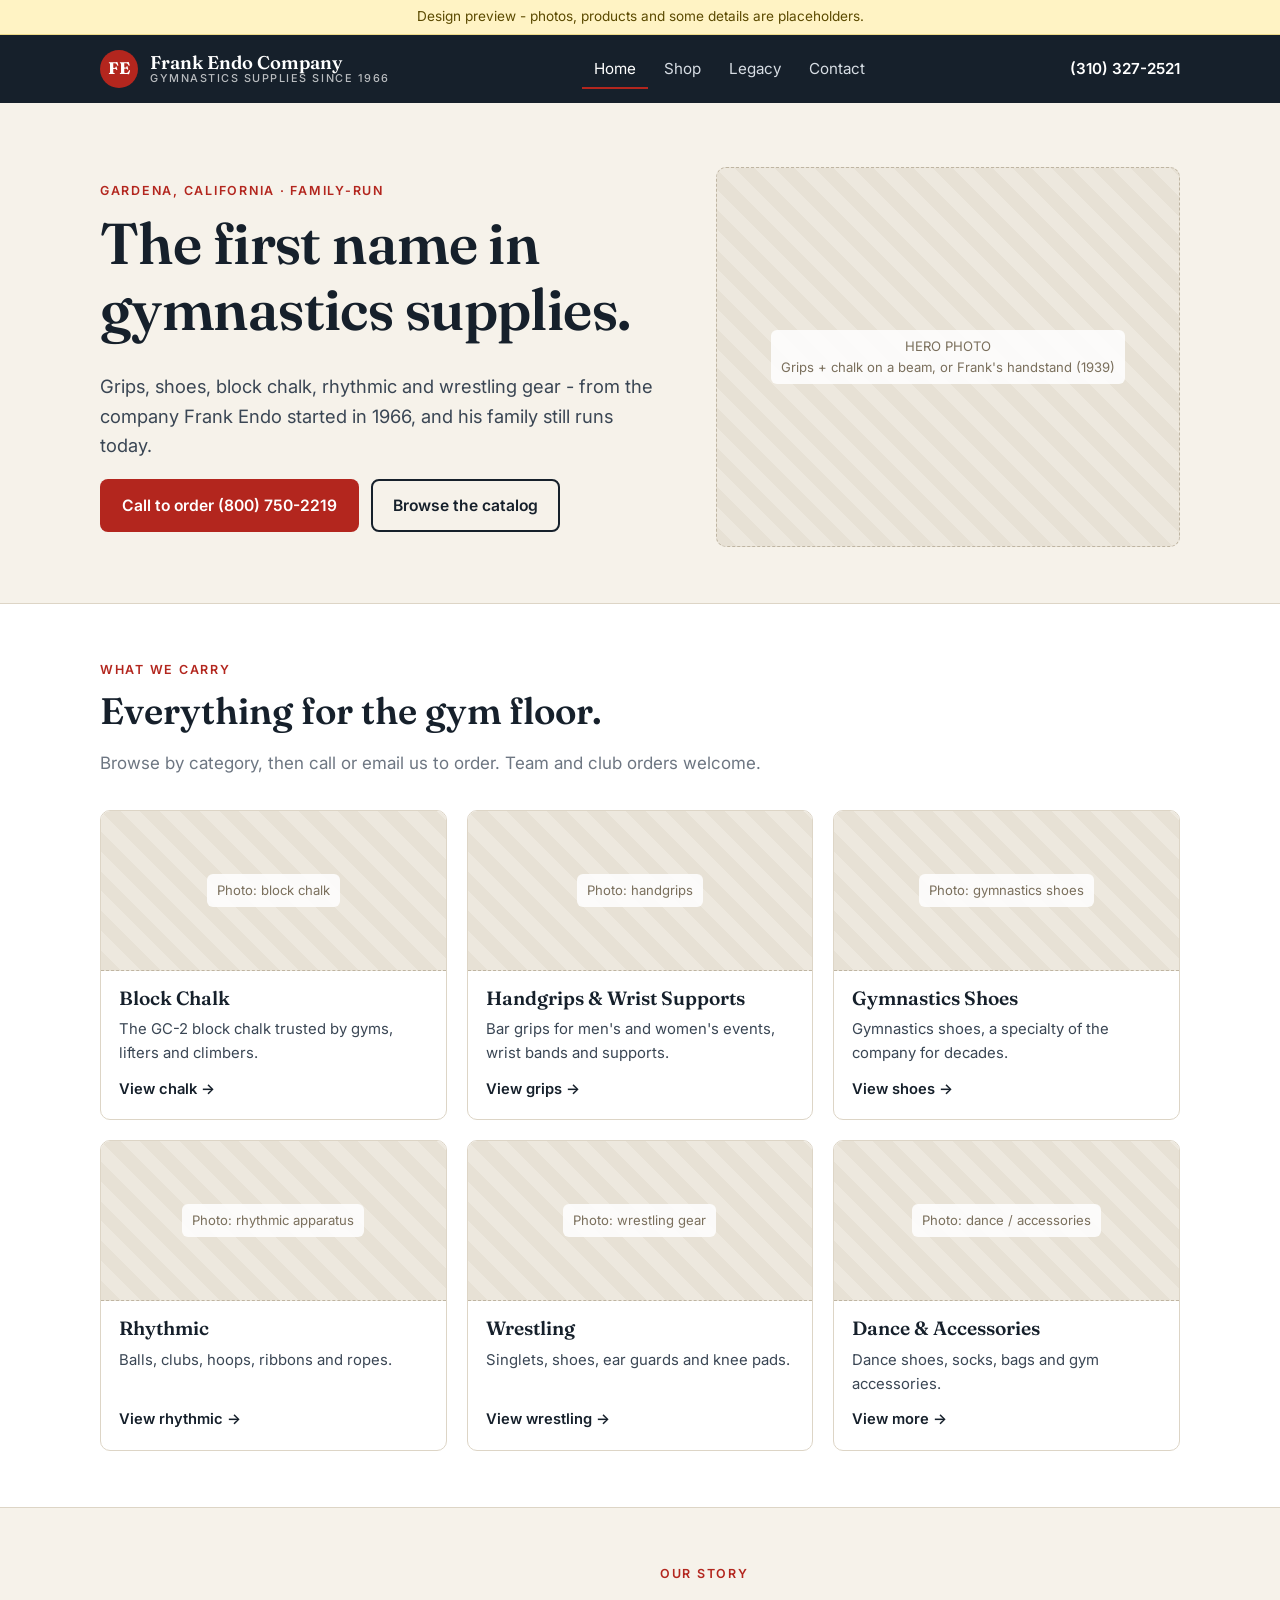
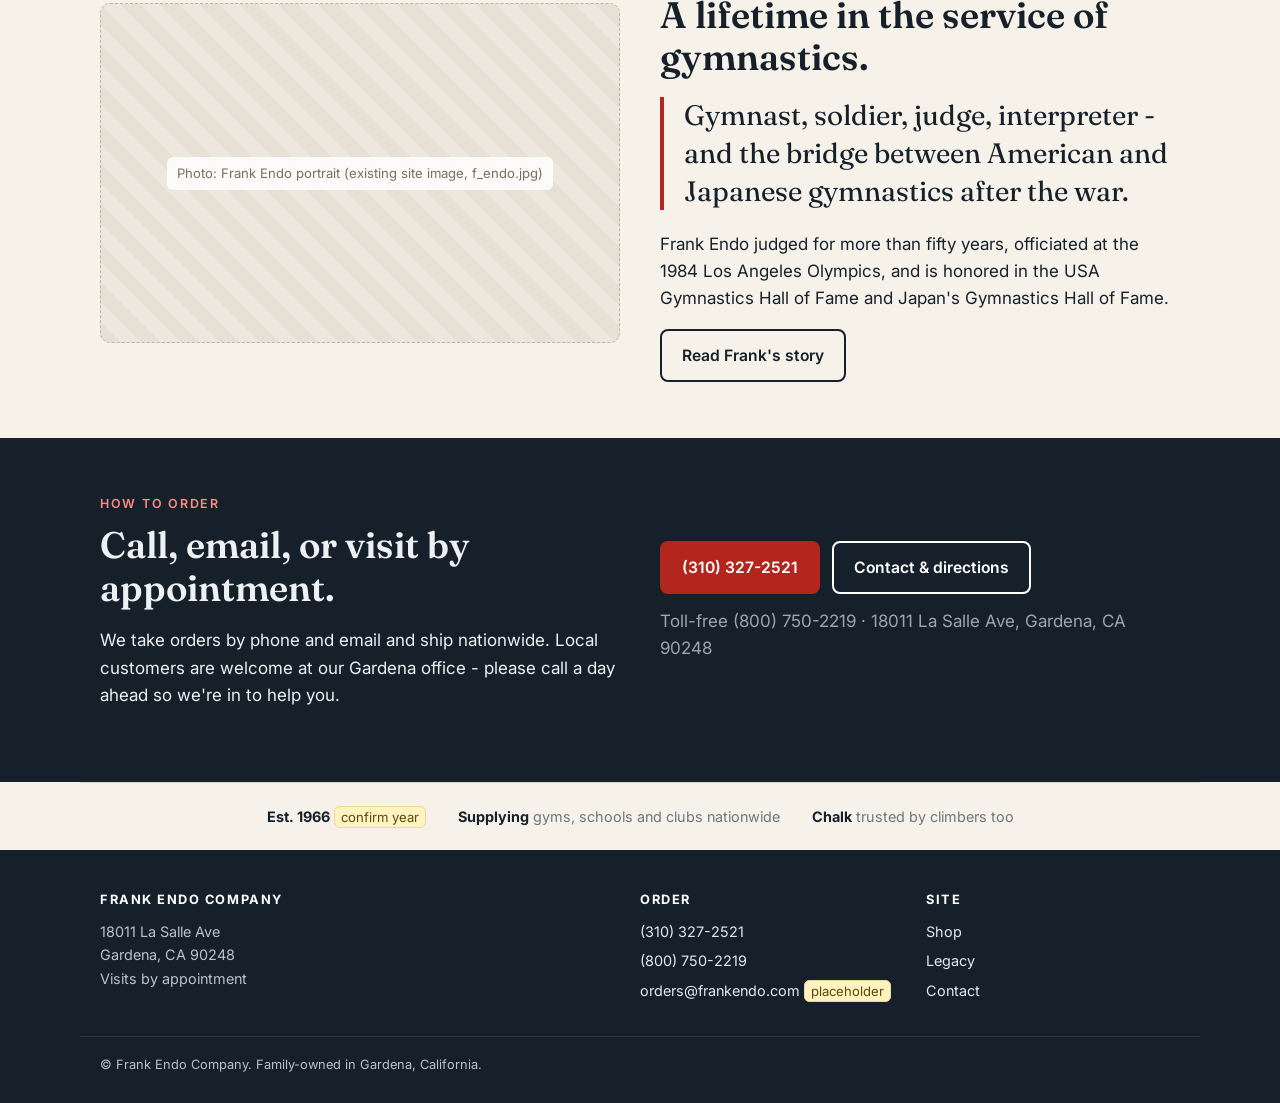
<file: index.html>
<!DOCTYPE html>
<html lang="en">
<head>
<meta charset="utf-8">
<meta name="robots" content="noindex, nofollow">
<meta name="viewport" content="width=device-width, initial-scale=1">
<title>Frank Endo Company - Gymnastics Supplies since 1966</title>
<meta name="description" content="Frank Endo Company, Gardena CA - gymnastics grips, shoes, block chalk, rhythmic and wrestling supplies. Call to order.">
<link rel="preconnect" href="https://fonts.googleapis.com">
<link href="https://fonts.googleapis.com/css2?family=Fraunces:opsz,wght@9..144,600;9..144,700&family=Inter:wght@400;500;600&display=swap" rel="stylesheet">
<link rel="stylesheet" href="styles.css">
</head>
<body>
<div class="demo-banner">Design preview - photos, products and some details are placeholders.</div>

<header class="site-header">
  <div class="wrap">
    <a class="logo" href="index.html"><span class="logo-mark">FE</span><span class="logo-text">Frank Endo Company<small>Gymnastics supplies since 1966</small></span></a>
    <nav class="nav">
      <a href="index.html" aria-current="page">Home</a>
      <a href="shop.html">Shop</a>
      <a href="legacy.html">Legacy</a>
      <a href="contact.html">Contact</a>
    </nav>
    <a class="header-call" href="tel:+13103272521">(310) 327-2521</a>
  </div>
</header>

<main>
  <section class="hero">
    <div class="wrap">
      <div>
        <span class="eyebrow">Gardena, California &middot; Family-run</span>
        <h1>The first name in gymnastics supplies.</h1>
        <p class="lead">Grips, shoes, block chalk, rhythmic and wrestling gear - from the company Frank Endo started in 1966, and his family still runs today.</p>
        <div class="btn-row">
          <a class="btn btn-primary" href="tel:+18007502219">Call to order (800) 750-2219</a>
          <a class="btn btn-ghost" href="shop.html">Browse the catalog</a>
        </div>
      </div>
      <div class="ph"><span>HERO PHOTO<br>Grips + chalk on a beam, or Frank's handstand (1939)</span></div>
    </div>
  </section>

  <section class="section-alt">
    <div class="wrap">
      <div class="section-head">
        <span class="eyebrow">What we carry</span>
        <h2>Everything for the gym floor.</h2>
        <p class="muted">Browse by category, then call or email us to order. Team and club orders welcome.</p>
      </div>
      <div class="grid grid-3">
        <a class="card" href="shop.html#chalk"><div class="ph"><span>Photo: block chalk</span></div><div class="card-body"><h3>Block Chalk</h3><p>The GC-2 block chalk trusted by gyms, lifters and climbers.</p><span class="more">View chalk &rarr;</span></div></a>
        <a class="card" href="shop.html#grips"><div class="ph"><span>Photo: handgrips</span></div><div class="card-body"><h3>Handgrips &amp; Wrist Supports</h3><p>Bar grips for men's and women's events, wrist bands and supports.</p><span class="more">View grips &rarr;</span></div></a>
        <a class="card" href="shop.html#shoes"><div class="ph"><span>Photo: gymnastics shoes</span></div><div class="card-body"><h3>Gymnastics Shoes</h3><p>Gymnastics shoes, a specialty of the company for decades.</p><span class="more">View shoes &rarr;</span></div></a>
        <a class="card" href="shop.html#rhythmic"><div class="ph"><span>Photo: rhythmic apparatus</span></div><div class="card-body"><h3>Rhythmic</h3><p>Balls, clubs, hoops, ribbons and ropes.</p><span class="more">View rhythmic &rarr;</span></div></a>
        <a class="card" href="shop.html#wrestling"><div class="ph"><span>Photo: wrestling gear</span></div><div class="card-body"><h3>Wrestling</h3><p>Singlets, shoes, ear guards and knee pads.</p><span class="more">View wrestling &rarr;</span></div></a>
        <a class="card" href="shop.html#more"><div class="ph"><span>Photo: dance / accessories</span></div><div class="card-body"><h3>Dance &amp; Accessories</h3><p>Dance shoes, socks, bags and gym accessories.</p><span class="more">View more &rarr;</span></div></a>
      </div>
    </div>
  </section>

  <section>
    <div class="wrap grid grid-2">
      <div class="ph" style="min-height:340px"><span>Photo: Frank Endo portrait (existing site image, f_endo.jpg)</span></div>
      <div>
        <span class="eyebrow">Our story</span>
        <h2>A lifetime in the service of gymnastics.</h2>
        <p class="pull">Gymnast, soldier, judge, interpreter - and the bridge between American and Japanese gymnastics after the war.</p>
        <p style="margin-top:1.2em">Frank Endo judged for more than fifty years, officiated at the 1984 Los Angeles Olympics, and is honored in the USA Gymnastics Hall of Fame and Japan's Gymnastics Hall of Fame.</p>
        <a class="btn btn-ghost" href="legacy.html">Read Frank's story</a>
      </div>
    </div>
  </section>

  <section class="section-dark">
    <div class="wrap grid grid-2">
      <div>
        <span class="eyebrow">How to order</span>
        <h2>Call, email, or visit by appointment.</h2>
        <p>We take orders by phone and email and ship nationwide. Local customers are welcome at our Gardena office - please call a day ahead so we're in to help you.</p>
      </div>
      <div>
        <div class="btn-row">
          <a class="btn btn-primary" href="tel:+13103272521">(310) 327-2521</a>
          <a class="btn btn-ghost" style="color:#fff" href="contact.html">Contact &amp; directions</a>
        </div>
        <p class="muted" style="margin-top:14px;color:#9aa6b2">Toll-free (800) 750-2219 &middot; 18011 La Salle Ave, Gardena, CA 90248</p>
      </div>
    </div>
  </section>

  <div class="wrap strip">
    <span><strong>Est. 1966</strong> <span class="note">confirm year</span></span>
    <span><strong>Supplying</strong> gyms, schools and clubs nationwide</span>
    <span><strong>Chalk</strong> trusted by climbers too</span>
  </div>
</main>

<footer class="site-footer">
  <div class="wrap">
    <div>
      <h4>Frank Endo Company</h4>
      <p>18011 La Salle Ave<br>Gardena, CA 90248<br>Visits by appointment</p>
    </div>
    <div>
      <h4>Order</h4>
      <ul><li><a href="tel:+13103272521">(310) 327-2521</a></li><li><a href="tel:+18007502219">(800) 750-2219</a></li><li><a href="mailto:orders@frankendo.com">orders@frankendo.com</a> <span class="note">placeholder</span></li></ul>
    </div>
    <div>
      <h4>Site</h4>
      <ul><li><a href="shop.html">Shop</a></li><li><a href="legacy.html">Legacy</a></li><li><a href="contact.html">Contact</a></li></ul>
    </div>
  </div>
  <div class="footer-base">&copy; Frank Endo Company. Family-owned in Gardena, California.</div>
</footer>
<a class="call-bar" href="tel:+13103272521">Call to order &middot; (310) 327-2521</a>
</body>
</html>
</file>
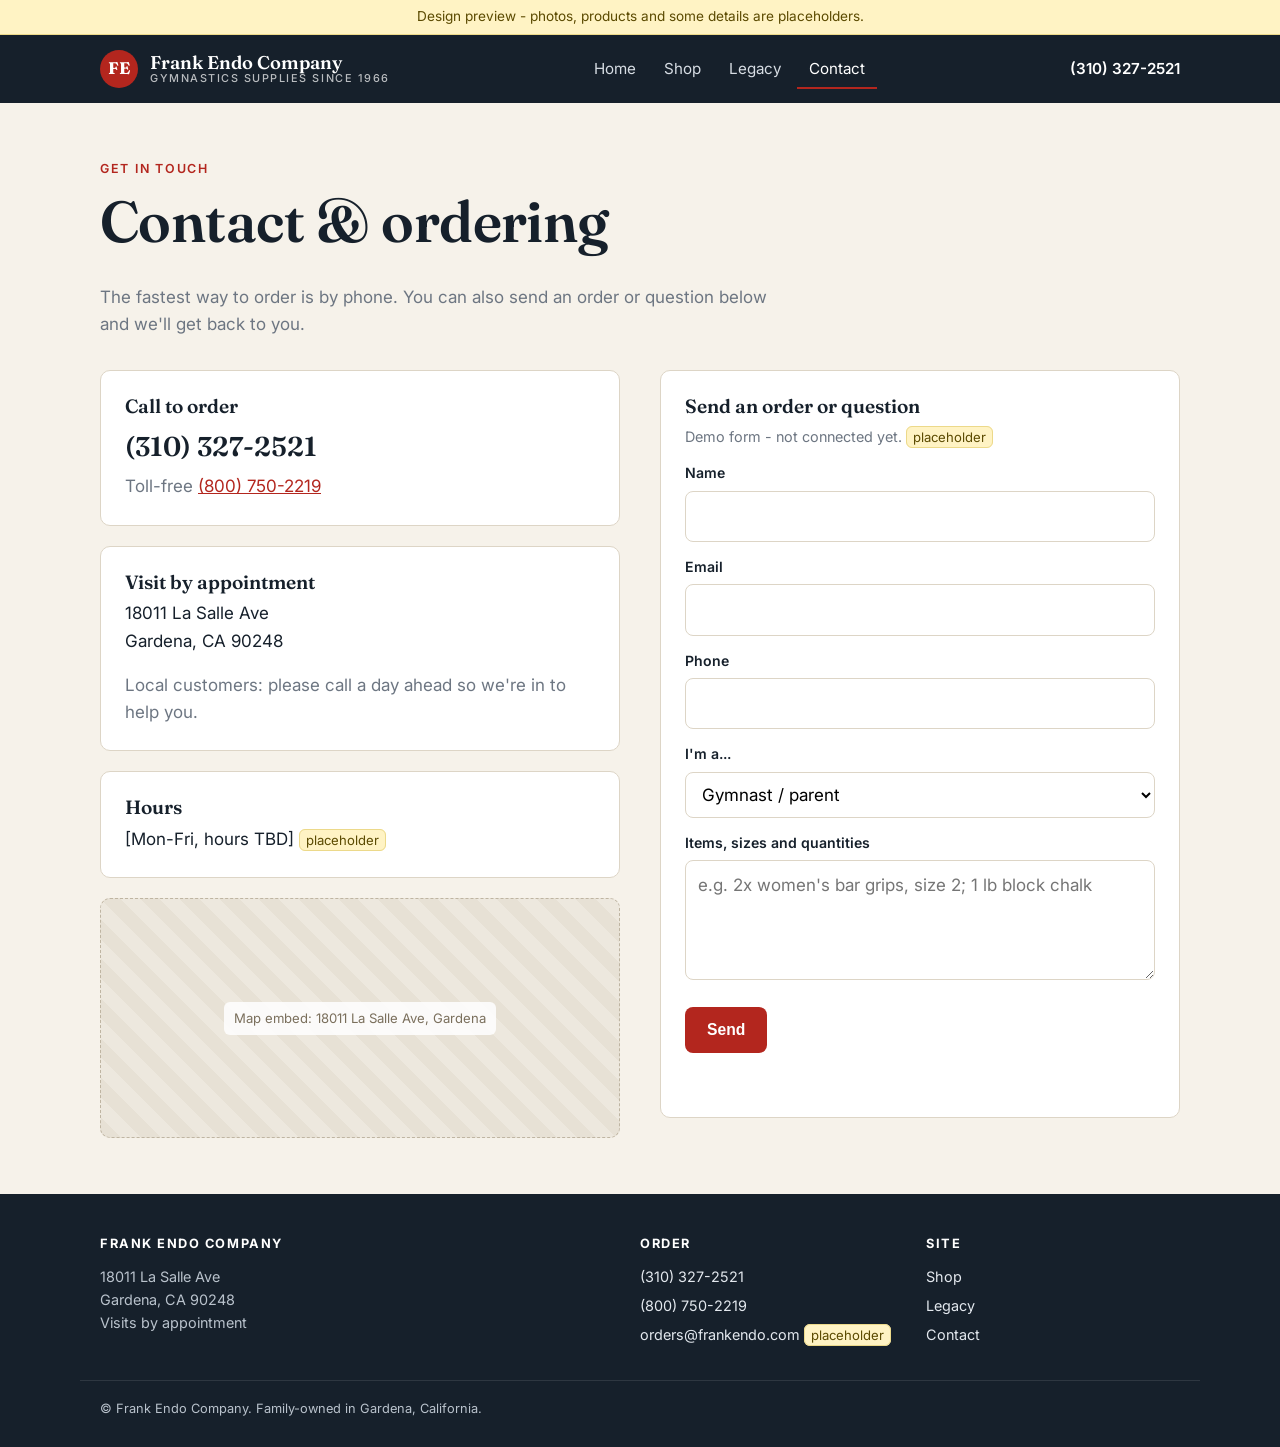
<file: contact.html>
<!DOCTYPE html>
<html lang="en">
<head>
<meta charset="utf-8">
<meta name="robots" content="noindex, nofollow">
<meta name="viewport" content="width=device-width, initial-scale=1">
<title>Contact - Frank Endo Company</title>
<link rel="preconnect" href="https://fonts.googleapis.com">
<link href="https://fonts.googleapis.com/css2?family=Fraunces:opsz,wght@9..144,600;9..144,700&family=Inter:wght@400;500;600&display=swap" rel="stylesheet">
<link rel="stylesheet" href="styles.css">
</head>
<body>
<div class="demo-banner">Design preview - photos, products and some details are placeholders.</div>

<header class="site-header">
  <div class="wrap">
    <a class="logo" href="index.html"><span class="logo-mark">FE</span><span class="logo-text">Frank Endo Company<small>Gymnastics supplies since 1966</small></span></a>
    <nav class="nav">
      <a href="index.html">Home</a>
      <a href="shop.html">Shop</a>
      <a href="legacy.html">Legacy</a>
      <a href="contact.html" aria-current="page">Contact</a>
    </nav>
    <a class="header-call" href="tel:+13103272521">(310) 327-2521</a>
  </div>
</header>

<main>
  <section>
    <div class="wrap">
      <span class="eyebrow">Get in touch</span>
      <h1>Contact &amp; ordering</h1>
      <p class="muted" style="max-width:40em;margin-bottom:32px">The fastest way to order is by phone. You can also send an order or question below and we'll get back to you.</p>

      <div class="contact-grid">
        <div>
          <div class="info-block">
            <h3>Call to order</h3>
            <a class="big-phone" href="tel:+13103272521">(310) 327-2521</a>
            <p class="muted" style="margin:.3em 0 0">Toll-free <a href="tel:+18007502219">(800) 750-2219</a></p>
          </div>
          <div class="info-block">
            <h3>Visit by appointment</h3>
            <p>18011 La Salle Ave<br>Gardena, CA 90248</p>
            <p class="muted" style="margin:0">Local customers: please call a day ahead so we're in to help you.</p>
          </div>
          <div class="info-block">
            <h3>Hours</h3>
            <p style="margin:0">[Mon-Fri, hours TBD] <span class="note">placeholder</span></p>
          </div>
          <div class="ph" style="min-height:240px"><span>Map embed: 18011 La Salle Ave, Gardena</span></div>
        </div>

        <div class="info-block">
          <h3>Send an order or question</h3>
          <p class="muted" style="font-size:.9rem">Demo form - not connected yet. <span class="note">placeholder</span></p>
          <form onsubmit="event.preventDefault(); alert('Demo only - this form is not connected yet.');">
            <label for="name">Name</label>
            <input id="name" name="name" autocomplete="name">
            <label for="email">Email</label>
            <input id="email" name="email" type="email" autocomplete="email">
            <label for="phone">Phone</label>
            <input id="phone" name="phone" type="tel" autocomplete="tel">
            <label for="type">I'm a...</label>
            <select id="type" name="type">
              <option>Gymnast / parent</option>
              <option>Coach / gym / club</option>
              <option>School / team</option>
              <option>Climber / lifter</option>
              <option>Other</option>
            </select>
            <label for="msg">Items, sizes and quantities</label>
            <textarea id="msg" name="msg" placeholder="e.g. 2x women's bar grips, size 2; 1 lb block chalk"></textarea>
            <button class="btn btn-primary" type="submit">Send</button>
          </form>
        </div>
      </div>
    </div>
  </section>
</main>

<footer class="site-footer">
  <div class="wrap">
    <div>
      <h4>Frank Endo Company</h4>
      <p>18011 La Salle Ave<br>Gardena, CA 90248<br>Visits by appointment</p>
    </div>
    <div>
      <h4>Order</h4>
      <ul><li><a href="tel:+13103272521">(310) 327-2521</a></li><li><a href="tel:+18007502219">(800) 750-2219</a></li><li><a href="mailto:orders@frankendo.com">orders@frankendo.com</a> <span class="note">placeholder</span></li></ul>
    </div>
    <div>
      <h4>Site</h4>
      <ul><li><a href="shop.html">Shop</a></li><li><a href="legacy.html">Legacy</a></li><li><a href="contact.html">Contact</a></li></ul>
    </div>
  </div>
  <div class="footer-base">&copy; Frank Endo Company. Family-owned in Gardena, California.</div>
</footer>
<a class="call-bar" href="tel:+13103272521">Call to order &middot; (310) 327-2521</a>
</body>
</html>
</file>
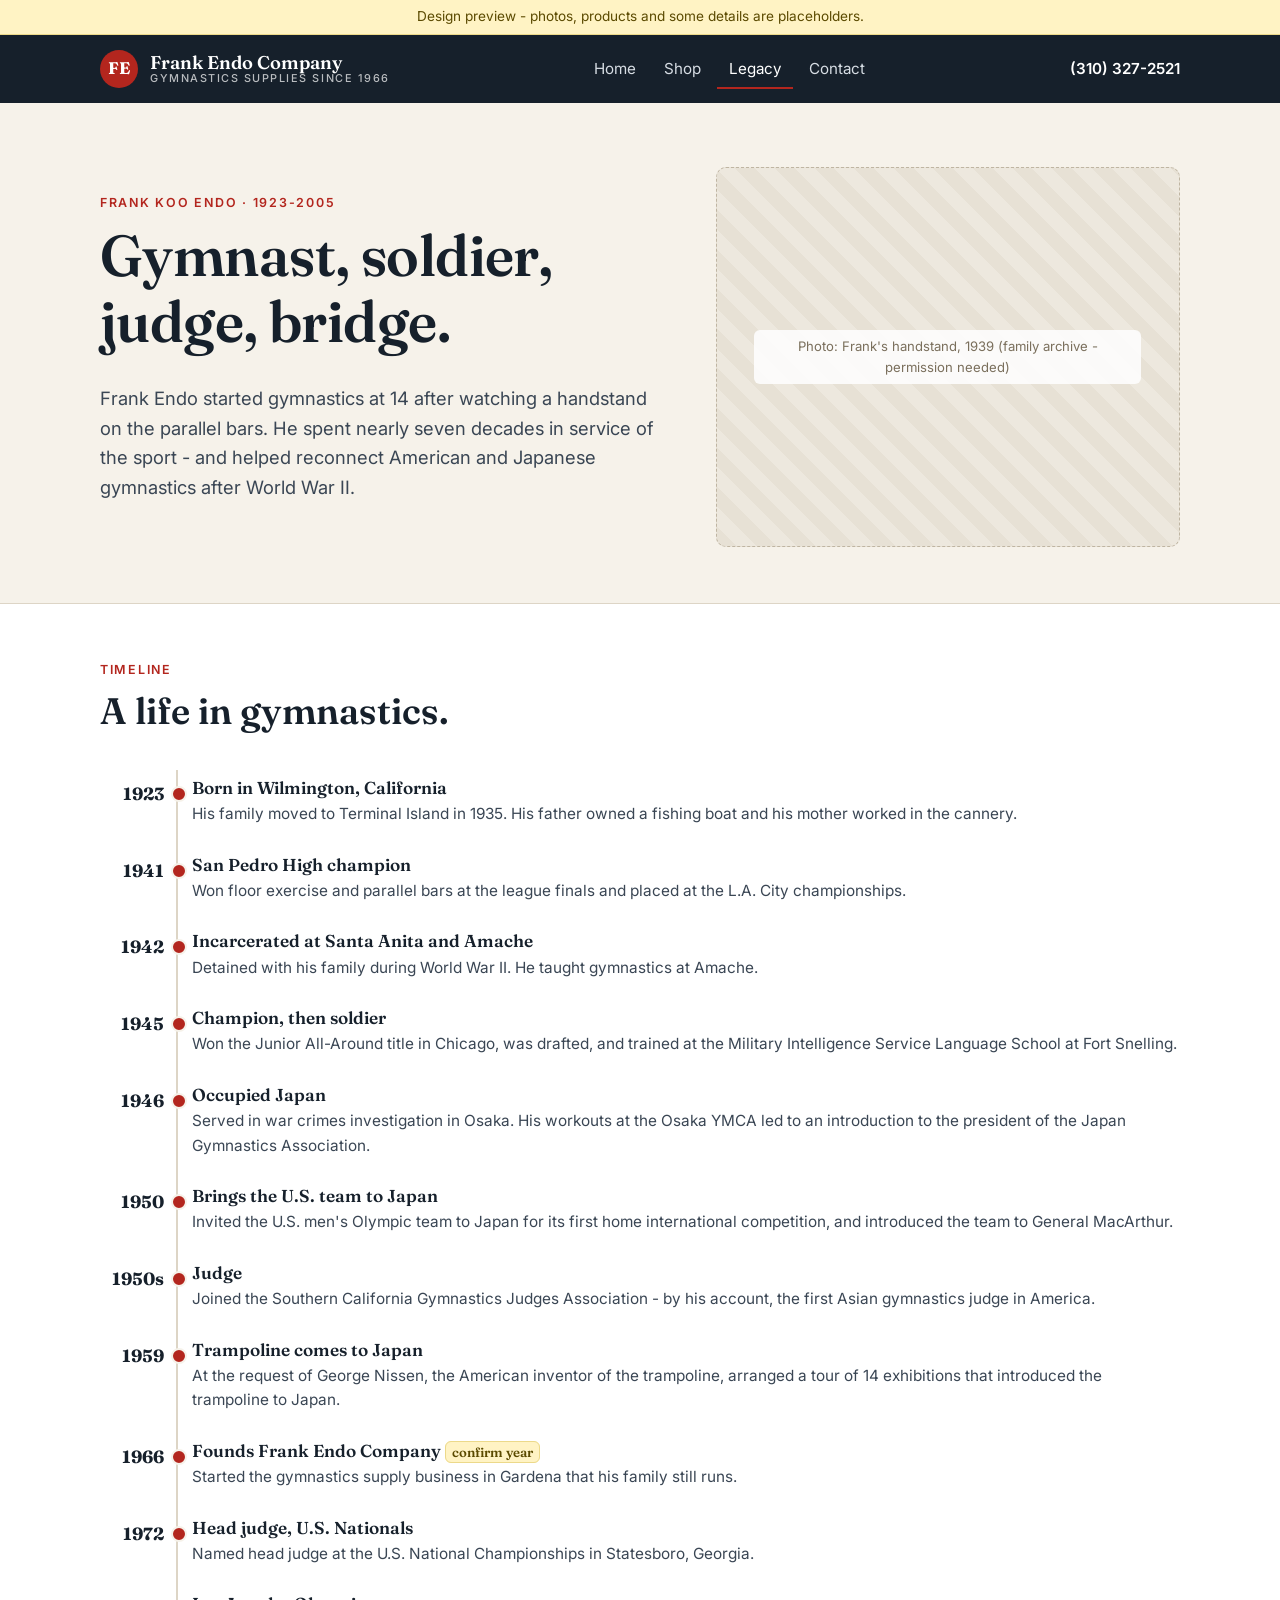
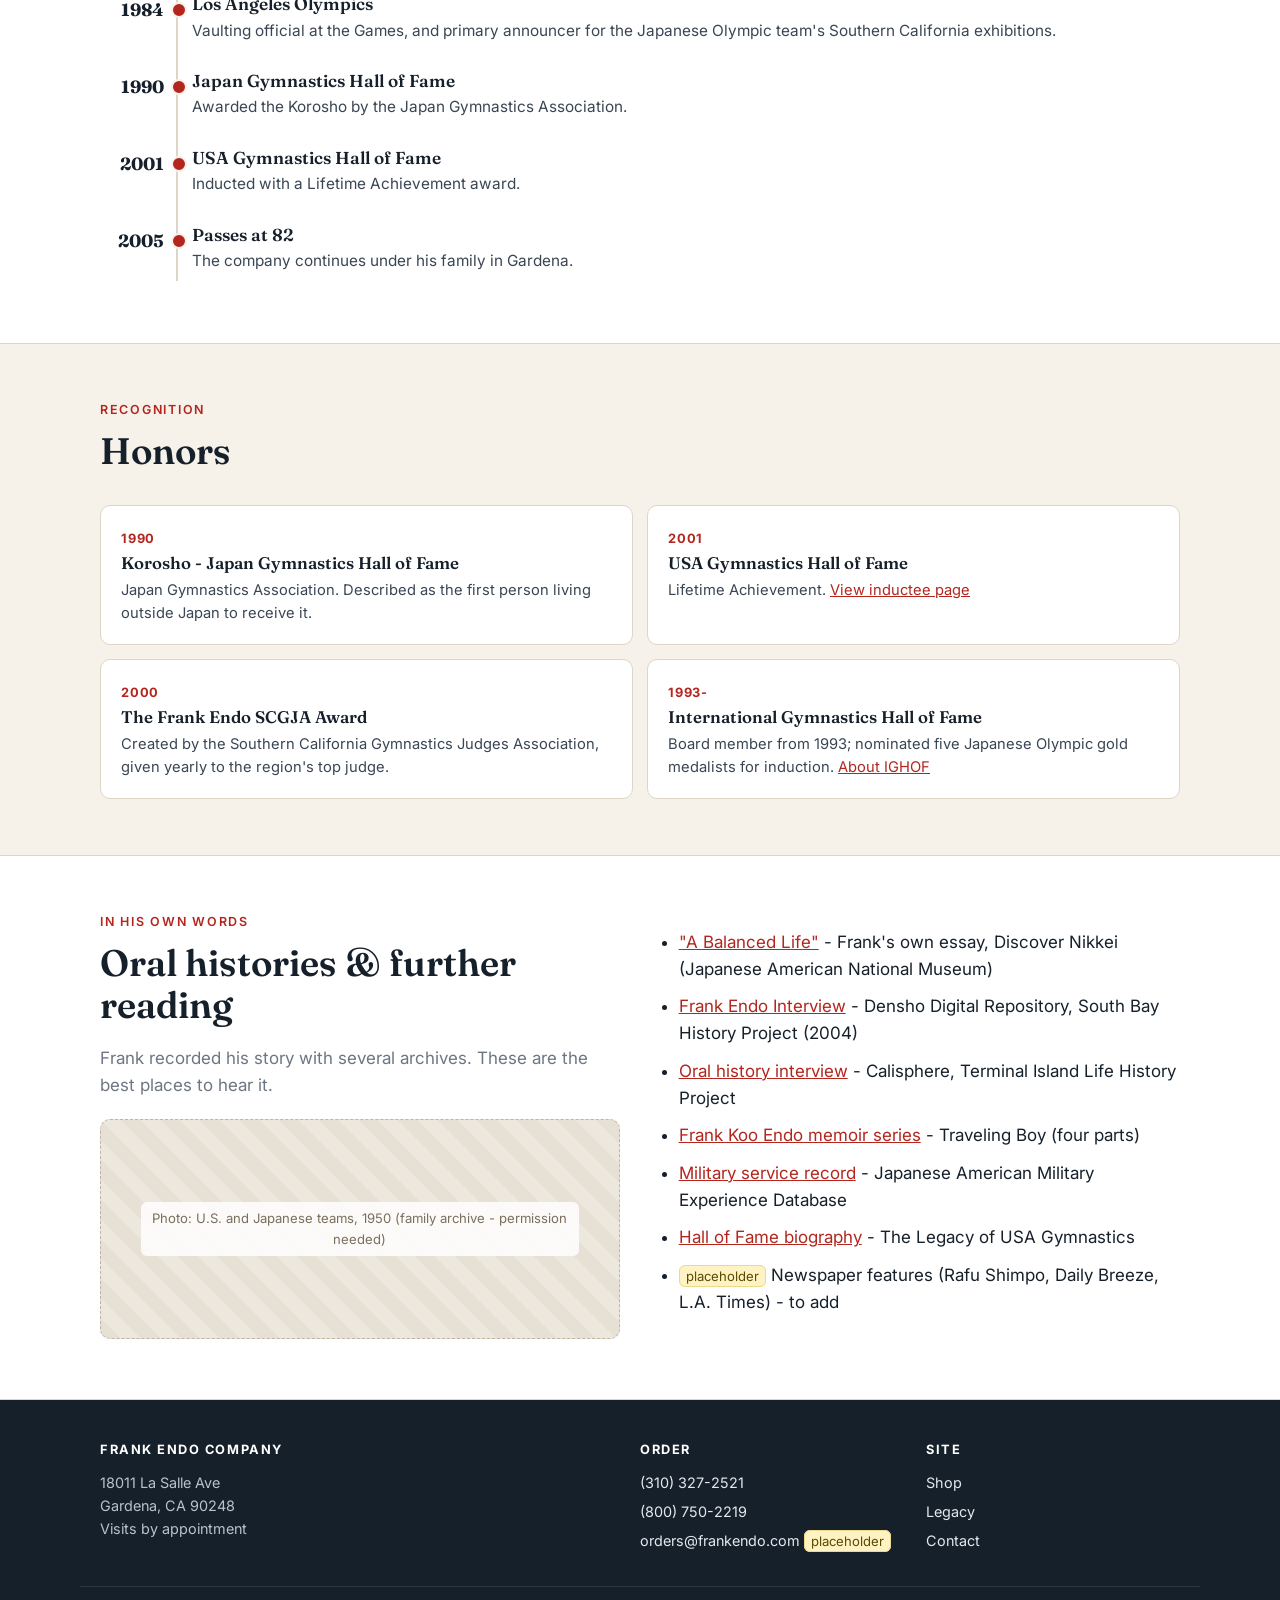
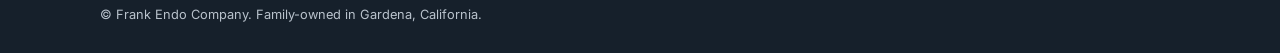
<file: legacy.html>
<!DOCTYPE html>
<html lang="en">
<head>
<meta charset="utf-8">
<meta name="robots" content="noindex, nofollow">
<meta name="viewport" content="width=device-width, initial-scale=1">
<title>Legacy - Frank Endo (1923-2005)</title>
<link rel="preconnect" href="https://fonts.googleapis.com">
<link href="https://fonts.googleapis.com/css2?family=Fraunces:opsz,wght@9..144,600;9..144,700&family=Inter:wght@400;500;600&display=swap" rel="stylesheet">
<link rel="stylesheet" href="styles.css">
</head>
<body>
<div class="demo-banner">Design preview - photos, products and some details are placeholders.</div>

<header class="site-header">
  <div class="wrap">
    <a class="logo" href="index.html"><span class="logo-mark">FE</span><span class="logo-text">Frank Endo Company<small>Gymnastics supplies since 1966</small></span></a>
    <nav class="nav">
      <a href="index.html">Home</a>
      <a href="shop.html">Shop</a>
      <a href="legacy.html" aria-current="page">Legacy</a>
      <a href="contact.html">Contact</a>
    </nav>
    <a class="header-call" href="tel:+13103272521">(310) 327-2521</a>
  </div>
</header>

<main>
  <section class="hero">
    <div class="wrap">
      <div>
        <span class="eyebrow">Frank Koo Endo &middot; 1923-2005</span>
        <h1>Gymnast, soldier, judge, bridge.</h1>
        <p class="lead">Frank Endo started gymnastics at 14 after watching a handstand on the parallel bars. He spent nearly seven decades in service of the sport - and helped reconnect American and Japanese gymnastics after World War II.</p>
      </div>
      <div class="ph"><span>Photo: Frank's handstand, 1939 (family archive - permission needed)</span></div>
    </div>
  </section>

  <section class="section-alt">
    <div class="wrap">
      <div class="section-head">
        <span class="eyebrow">Timeline</span>
        <h2>A life in gymnastics.</h2>
      </div>
      <ol class="timeline">
        <li><span class="yr">1923</span><div><h3>Born in Wilmington, California</h3><p>His family moved to Terminal Island in 1935. His father owned a fishing boat and his mother worked in the cannery.</p></div></li>
        <li><span class="yr">1941</span><div><h3>San Pedro High champion</h3><p>Won floor exercise and parallel bars at the league finals and placed at the L.A. City championships.</p></div></li>
        <li><span class="yr">1942</span><div><h3>Incarcerated at Santa Anita and Amache</h3><p>Detained with his family during World War II. He taught gymnastics at Amache.</p></div></li>
        <li><span class="yr">1945</span><div><h3>Champion, then soldier</h3><p>Won the Junior All-Around title in Chicago, was drafted, and trained at the Military Intelligence Service Language School at Fort Snelling.</p></div></li>
        <li><span class="yr">1946</span><div><h3>Occupied Japan</h3><p>Served in war crimes investigation in Osaka. His workouts at the Osaka YMCA led to an introduction to the president of the Japan Gymnastics Association.</p></div></li>
        <li><span class="yr">1950</span><div><h3>Brings the U.S. team to Japan</h3><p>Invited the U.S. men's Olympic team to Japan for its first home international competition, and introduced the team to General MacArthur.</p></div></li>
        <li><span class="yr">1950s</span><div><h3>Judge</h3><p>Joined the Southern California Gymnastics Judges Association - by his account, the first Asian gymnastics judge in America.</p></div></li>
        <li><span class="yr">1959</span><div><h3>Trampoline comes to Japan</h3><p>At the request of George Nissen, the American inventor of the trampoline, arranged a tour of 14 exhibitions that introduced the trampoline to Japan.</p></div></li>
        <li><span class="yr">1966</span><div><h3>Founds Frank Endo Company <span class="note">confirm year</span></h3><p>Started the gymnastics supply business in Gardena that his family still runs.</p></div></li>
        <li><span class="yr">1972</span><div><h3>Head judge, U.S. Nationals</h3><p>Named head judge at the U.S. National Championships in Statesboro, Georgia.</p></div></li>
        <li><span class="yr">1984</span><div><h3>Los Angeles Olympics</h3><p>Vaulting official at the Games, and primary announcer for the Japanese Olympic team's Southern California exhibitions.</p></div></li>
        <li><span class="yr">1990</span><div><h3>Japan Gymnastics Hall of Fame</h3><p>Awarded the Korosho by the Japan Gymnastics Association.</p></div></li>
        <li><span class="yr">2001</span><div><h3>USA Gymnastics Hall of Fame</h3><p>Inducted with a Lifetime Achievement award.</p></div></li>
        <li><span class="yr">2005</span><div><h3>Passes at 82</h3><p>The company continues under his family in Gardena.</p></div></li>
      </ol>
    </div>
  </section>

  <section>
    <div class="wrap">
      <div class="section-head">
        <span class="eyebrow">Recognition</span>
        <h2>Honors</h2>
      </div>
      <ul class="honors">
        <li><span class="yr">1990</span><h3>Korosho - Japan Gymnastics Hall of Fame</h3><p>Japan Gymnastics Association. Described as the first person living outside Japan to receive it.</p></li>
        <li><span class="yr">2001</span><h3>USA Gymnastics Hall of Fame</h3><p>Lifetime Achievement. <a href="https://usagym.org/halloffame/inductee/endo-frank/">View inductee page</a></p></li>
        <li><span class="yr">2000</span><h3>The Frank Endo SCGJA Award</h3><p>Created by the Southern California Gymnastics Judges Association, given yearly to the region's top judge.</p></li>
        <li><span class="yr">1993-</span><h3>International Gymnastics Hall of Fame</h3><p>Board member from 1993; nominated five Japanese Olympic gold medalists for induction. <a href="https://en.wikipedia.org/wiki/International_Gymnastics_Hall_of_Fame">About IGHOF</a></p></li>
      </ul>
    </div>
  </section>

  <section class="section-alt">
    <div class="wrap grid grid-2" style="align-items:start">
      <div>
        <span class="eyebrow">In his own words</span>
        <h2>Oral histories &amp; further reading</h2>
        <p class="muted">Frank recorded his story with several archives. These are the best places to hear it.</p>
        <div class="ph" style="min-height:220px;margin-top:20px"><span>Photo: U.S. and Japanese teams, 1950 (family archive - permission needed)</span></div>
      </div>
      <ul class="links-list" style="columns:1">
        <li><a href="https://discovernikkei.org/en/journal/2008/7/24/frank-endo/">"A Balanced Life"</a> - Frank's own essay, Discover Nikkei (Japanese American National Museum)</li>
        <li><a href="https://ddr.densho.org/ddr-densho-400-1/">Frank Endo Interview</a> - Densho Digital Repository, South Bay History Project (2004)</li>
        <li><a href="https://calisphere.org/item/41861ff80fcbfd9d96a93e0f68b1fb07/">Oral history interview</a> - Calisphere, Terminal Island Life History Project</li>
        <li><a href="https://travelingboy.com/adventure/frank-koo-endo/">Frank Koo Endo memoir series</a> - Traveling Boy (four parts)</li>
        <li><a href="https://discovernikkei.org/en/resources/military/1628/">Military service record</a> - Japanese American Military Experience Database</li>
        <li><a href="https://usagymlegacy.org/hof/bio/endo-frank/">Hall of Fame biography</a> - The Legacy of USA Gymnastics</li>
        <li><span class="note">placeholder</span> Newspaper features (Rafu Shimpo, Daily Breeze, L.A. Times) - to add</li>
      </ul>
    </div>
  </section>
</main>

<footer class="site-footer">
  <div class="wrap">
    <div>
      <h4>Frank Endo Company</h4>
      <p>18011 La Salle Ave<br>Gardena, CA 90248<br>Visits by appointment</p>
    </div>
    <div>
      <h4>Order</h4>
      <ul><li><a href="tel:+13103272521">(310) 327-2521</a></li><li><a href="tel:+18007502219">(800) 750-2219</a></li><li><a href="mailto:orders@frankendo.com">orders@frankendo.com</a> <span class="note">placeholder</span></li></ul>
    </div>
    <div>
      <h4>Site</h4>
      <ul><li><a href="shop.html">Shop</a></li><li><a href="legacy.html">Legacy</a></li><li><a href="contact.html">Contact</a></li></ul>
    </div>
  </div>
  <div class="footer-base">&copy; Frank Endo Company. Family-owned in Gardena, California.</div>
</footer>
<a class="call-bar" href="tel:+13103272521">Call to order &middot; (310) 327-2521</a>
</body>
</html>
</file>
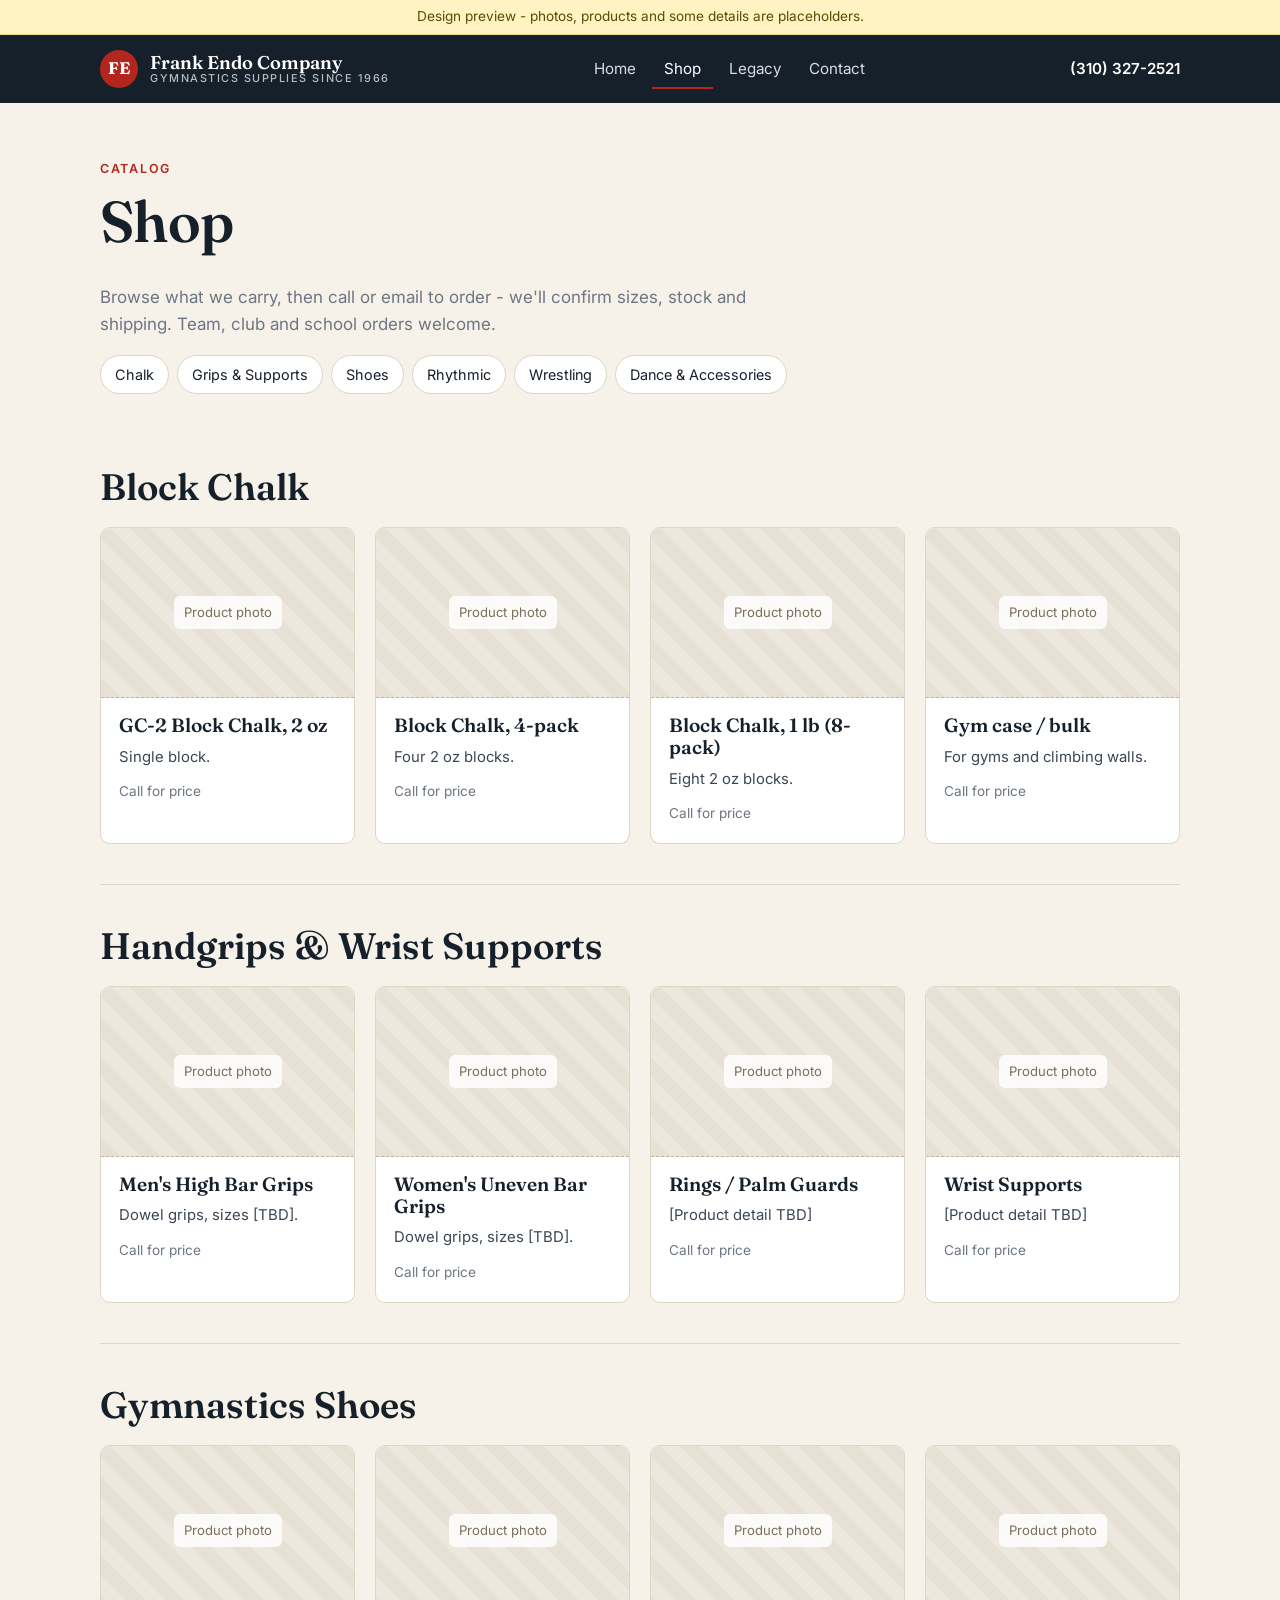
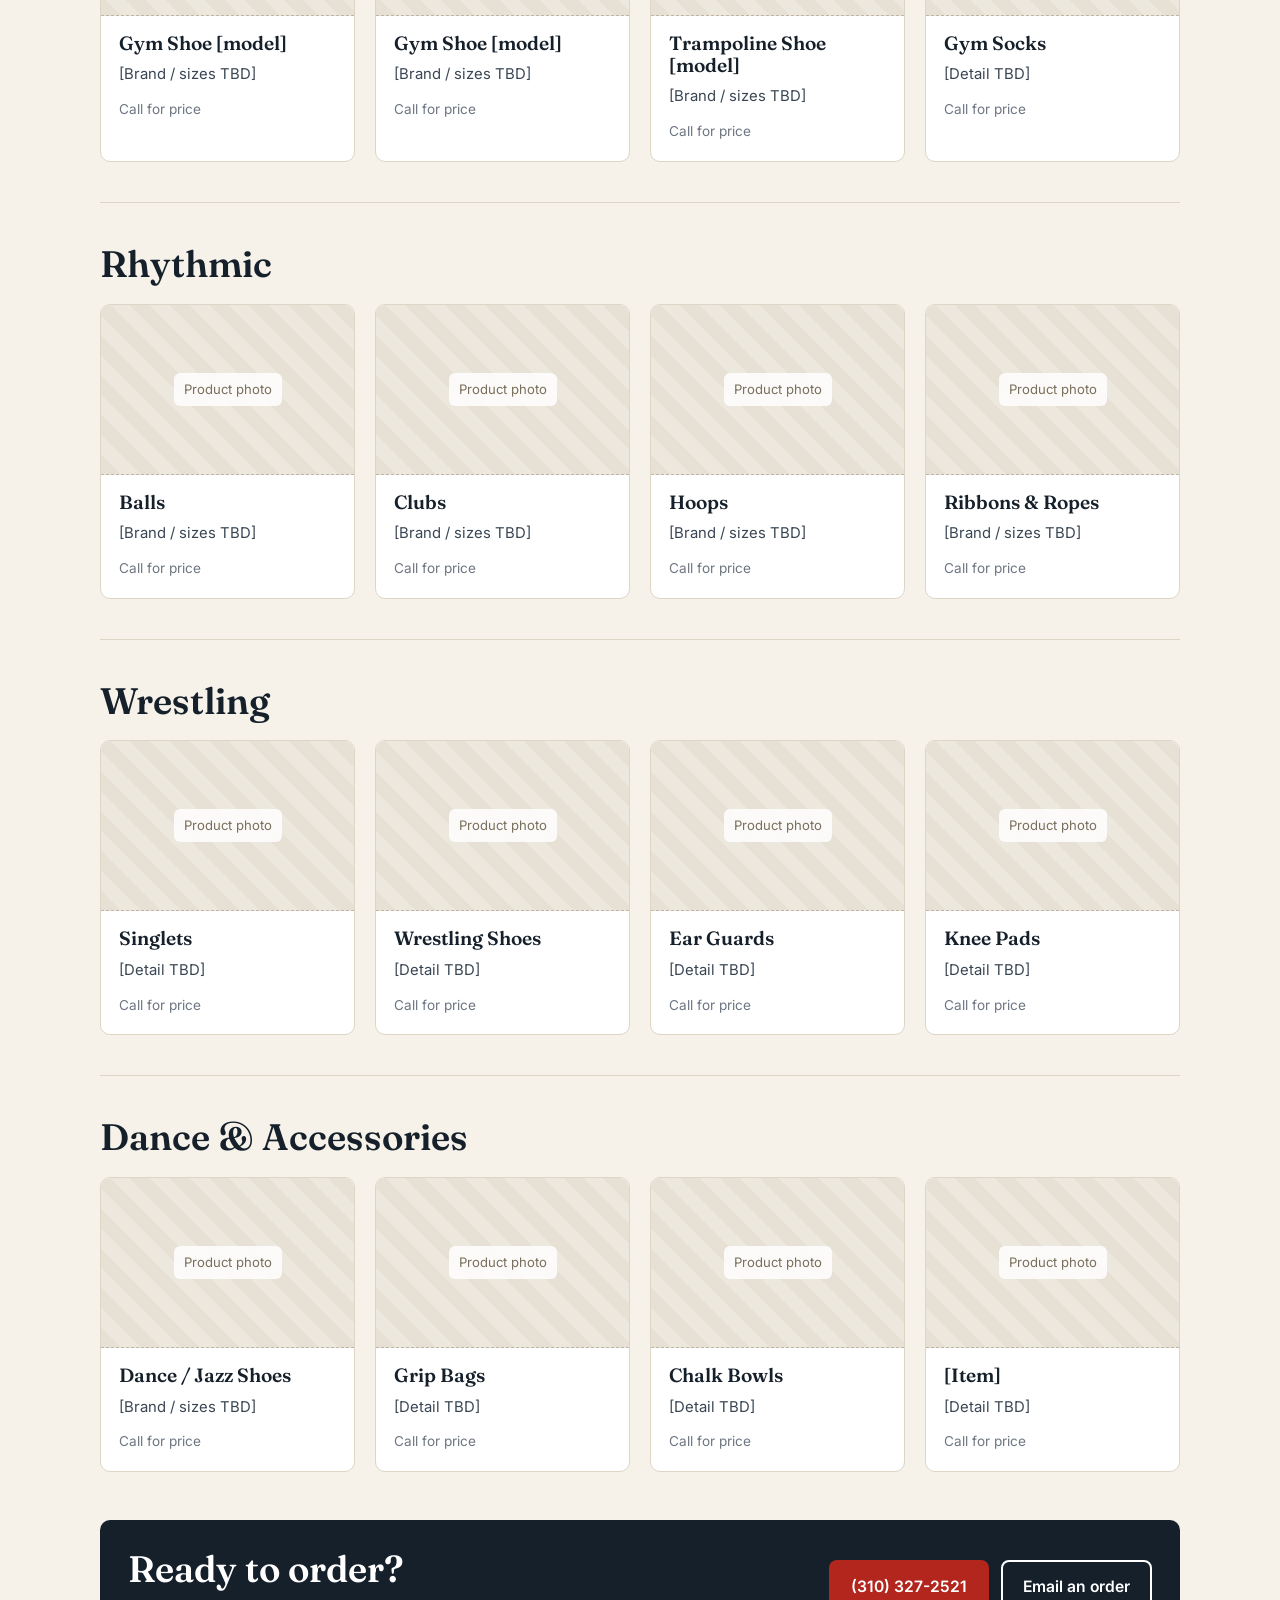
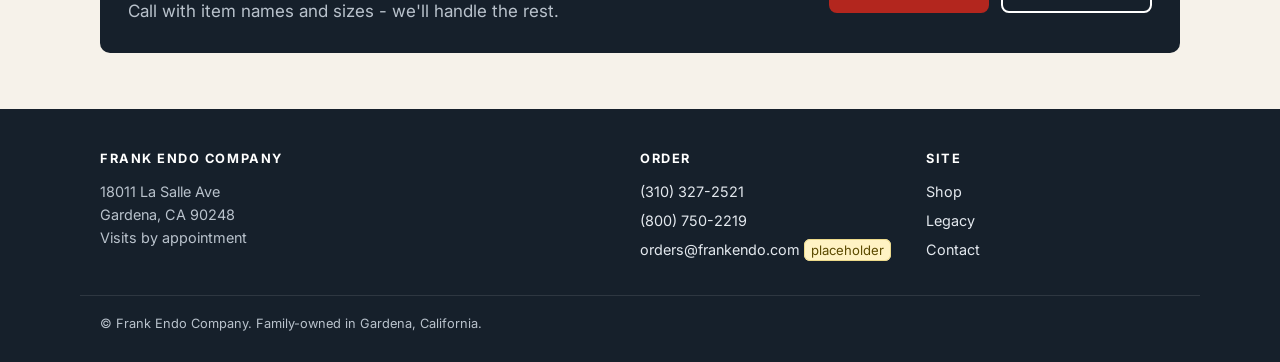
<file: shop.html>
<!DOCTYPE html>
<html lang="en">
<head>
<meta charset="utf-8">
<meta name="robots" content="noindex, nofollow">
<meta name="viewport" content="width=device-width, initial-scale=1">
<title>Shop - Frank Endo Company</title>
<link rel="preconnect" href="https://fonts.googleapis.com">
<link href="https://fonts.googleapis.com/css2?family=Fraunces:opsz,wght@9..144,600;9..144,700&family=Inter:wght@400;500;600&display=swap" rel="stylesheet">
<link rel="stylesheet" href="styles.css">
</head>
<body>
<div class="demo-banner">Design preview - photos, products and some details are placeholders.</div>

<header class="site-header">
  <div class="wrap">
    <a class="logo" href="index.html"><span class="logo-mark">FE</span><span class="logo-text">Frank Endo Company<small>Gymnastics supplies since 1966</small></span></a>
    <nav class="nav">
      <a href="index.html">Home</a>
      <a href="shop.html" aria-current="page">Shop</a>
      <a href="legacy.html">Legacy</a>
      <a href="contact.html">Contact</a>
    </nav>
    <a class="header-call" href="tel:+13103272521">(310) 327-2521</a>
  </div>
</header>

<main>
  <section style="padding-bottom:24px">
    <div class="wrap">
      <span class="eyebrow">Catalog</span>
      <h1>Shop</h1>
      <p class="muted" style="max-width:40em">Browse what we carry, then call or email to order - we'll confirm sizes, stock and shipping. Team, club and school orders welcome.</p>
      <nav class="cat-nav" aria-label="Categories">
        <a href="#chalk">Chalk</a><a href="#grips">Grips &amp; Supports</a><a href="#shoes">Shoes</a><a href="#rhythmic">Rhythmic</a><a href="#wrestling">Wrestling</a><a href="#more">Dance &amp; Accessories</a>
      </nav>
    </div>
  </section>

  <div class="wrap">
    <section class="shop-cat" id="chalk">
      <h2>Block Chalk</h2>
      <div class="grid grid-4">
        <div class="card product"><div class="ph"><span>Product photo</span></div><div class="card-body"><h3>GC-2 Block Chalk, 2 oz</h3><p>Single block.</p><span class="price">Call for price</span></div></div>
        <div class="card product"><div class="ph"><span>Product photo</span></div><div class="card-body"><h3>Block Chalk, 4-pack</h3><p>Four 2 oz blocks.</p><span class="price">Call for price</span></div></div>
        <div class="card product"><div class="ph"><span>Product photo</span></div><div class="card-body"><h3>Block Chalk, 1 lb (8-pack)</h3><p>Eight 2 oz blocks.</p><span class="price">Call for price</span></div></div>
        <div class="card product"><div class="ph"><span>Product photo</span></div><div class="card-body"><h3>Gym case / bulk</h3><p>For gyms and climbing walls.</p><span class="price">Call for price</span></div></div>
      </div>
    </section>

    <section class="shop-cat" id="grips">
      <h2>Handgrips &amp; Wrist Supports</h2>
      <div class="grid grid-4">
        <div class="card product"><div class="ph"><span>Product photo</span></div><div class="card-body"><h3>Men's High Bar Grips</h3><p>Dowel grips, sizes [TBD].</p><span class="price">Call for price</span></div></div>
        <div class="card product"><div class="ph"><span>Product photo</span></div><div class="card-body"><h3>Women's Uneven Bar Grips</h3><p>Dowel grips, sizes [TBD].</p><span class="price">Call for price</span></div></div>
        <div class="card product"><div class="ph"><span>Product photo</span></div><div class="card-body"><h3>Rings / Palm Guards</h3><p>[Product detail TBD]</p><span class="price">Call for price</span></div></div>
        <div class="card product"><div class="ph"><span>Product photo</span></div><div class="card-body"><h3>Wrist Supports</h3><p>[Product detail TBD]</p><span class="price">Call for price</span></div></div>
      </div>
    </section>

    <section class="shop-cat" id="shoes">
      <h2>Gymnastics Shoes</h2>
      <div class="grid grid-4">
        <div class="card product"><div class="ph"><span>Product photo</span></div><div class="card-body"><h3>Gym Shoe [model]</h3><p>[Brand / sizes TBD]</p><span class="price">Call for price</span></div></div>
        <div class="card product"><div class="ph"><span>Product photo</span></div><div class="card-body"><h3>Gym Shoe [model]</h3><p>[Brand / sizes TBD]</p><span class="price">Call for price</span></div></div>
        <div class="card product"><div class="ph"><span>Product photo</span></div><div class="card-body"><h3>Trampoline Shoe [model]</h3><p>[Brand / sizes TBD]</p><span class="price">Call for price</span></div></div>
        <div class="card product"><div class="ph"><span>Product photo</span></div><div class="card-body"><h3>Gym Socks</h3><p>[Detail TBD]</p><span class="price">Call for price</span></div></div>
      </div>
    </section>

    <section class="shop-cat" id="rhythmic">
      <h2>Rhythmic</h2>
      <div class="grid grid-4">
        <div class="card product"><div class="ph"><span>Product photo</span></div><div class="card-body"><h3>Balls</h3><p>[Brand / sizes TBD]</p><span class="price">Call for price</span></div></div>
        <div class="card product"><div class="ph"><span>Product photo</span></div><div class="card-body"><h3>Clubs</h3><p>[Brand / sizes TBD]</p><span class="price">Call for price</span></div></div>
        <div class="card product"><div class="ph"><span>Product photo</span></div><div class="card-body"><h3>Hoops</h3><p>[Brand / sizes TBD]</p><span class="price">Call for price</span></div></div>
        <div class="card product"><div class="ph"><span>Product photo</span></div><div class="card-body"><h3>Ribbons &amp; Ropes</h3><p>[Brand / sizes TBD]</p><span class="price">Call for price</span></div></div>
      </div>
    </section>

    <section class="shop-cat" id="wrestling">
      <h2>Wrestling</h2>
      <div class="grid grid-4">
        <div class="card product"><div class="ph"><span>Product photo</span></div><div class="card-body"><h3>Singlets</h3><p>[Detail TBD]</p><span class="price">Call for price</span></div></div>
        <div class="card product"><div class="ph"><span>Product photo</span></div><div class="card-body"><h3>Wrestling Shoes</h3><p>[Detail TBD]</p><span class="price">Call for price</span></div></div>
        <div class="card product"><div class="ph"><span>Product photo</span></div><div class="card-body"><h3>Ear Guards</h3><p>[Detail TBD]</p><span class="price">Call for price</span></div></div>
        <div class="card product"><div class="ph"><span>Product photo</span></div><div class="card-body"><h3>Knee Pads</h3><p>[Detail TBD]</p><span class="price">Call for price</span></div></div>
      </div>
    </section>

    <section class="shop-cat" id="more">
      <h2>Dance &amp; Accessories</h2>
      <div class="grid grid-4">
        <div class="card product"><div class="ph"><span>Product photo</span></div><div class="card-body"><h3>Dance / Jazz Shoes</h3><p>[Brand / sizes TBD]</p><span class="price">Call for price</span></div></div>
        <div class="card product"><div class="ph"><span>Product photo</span></div><div class="card-body"><h3>Grip Bags</h3><p>[Detail TBD]</p><span class="price">Call for price</span></div></div>
        <div class="card product"><div class="ph"><span>Product photo</span></div><div class="card-body"><h3>Chalk Bowls</h3><p>[Detail TBD]</p><span class="price">Call for price</span></div></div>
        <div class="card product"><div class="ph"><span>Product photo</span></div><div class="card-body"><h3>[Item]</h3><p>[Detail TBD]</p><span class="price">Call for price</span></div></div>
      </div>
    </section>

    <section style="padding-top:8px">
      <div class="order-box">
        <div>
          <h2 style="margin-bottom:.2em">Ready to order?</h2>
          <p style="margin:0;color:#b9c2cc">Call with item names and sizes - we'll handle the rest.</p>
        </div>
        <div class="btn-row">
          <a class="btn btn-primary" href="tel:+13103272521">(310) 327-2521</a>
          <a class="btn btn-ghost" style="color:#fff" href="contact.html">Email an order</a>
        </div>
      </div>
    </section>
  </div>
</main>

<footer class="site-footer">
  <div class="wrap">
    <div>
      <h4>Frank Endo Company</h4>
      <p>18011 La Salle Ave<br>Gardena, CA 90248<br>Visits by appointment</p>
    </div>
    <div>
      <h4>Order</h4>
      <ul><li><a href="tel:+13103272521">(310) 327-2521</a></li><li><a href="tel:+18007502219">(800) 750-2219</a></li><li><a href="mailto:orders@frankendo.com">orders@frankendo.com</a> <span class="note">placeholder</span></li></ul>
    </div>
    <div>
      <h4>Site</h4>
      <ul><li><a href="shop.html">Shop</a></li><li><a href="legacy.html">Legacy</a></li><li><a href="contact.html">Contact</a></li></ul>
    </div>
  </div>
  <div class="footer-base">&copy; Frank Endo Company. Family-owned in Gardena, California.</div>
</footer>
<a class="call-bar" href="tel:+13103272521">Call to order &middot; (310) 327-2521</a>
</body>
</html>
</file>
<file: styles.css>
/* Frank Endo Company - demo site (placeholders) */
:root {
  --ink: #16202b;
  --ink-soft: #3a4654;
  --paper: #f6f2ea;
  --card: #ffffff;
  --line: #ddd5c6;
  --red: #b3261e;
  --red-dark: #8c1c16;
  --muted: #6d7682;
  --ph: #e7e1d5;
  --radius: 10px;
  --wrap: 1120px;
}

* { box-sizing: border-box; }
html { -webkit-text-size-adjust: 100%; }
body {
  margin: 0;
  background: var(--paper);
  color: var(--ink);
  font: 17px/1.6 "Inter", system-ui, -apple-system, "Segoe UI", sans-serif;
}
img { max-width: 100%; display: block; }
a { color: var(--red); }
h1, h2, h3 { font-family: "Fraunces", Georgia, serif; line-height: 1.15; margin: 0 0 .5em; font-weight: 600; }
h1 { font-size: clamp(2.2rem, 5vw, 3.6rem); letter-spacing: -.01em; }
h2 { font-size: clamp(1.6rem, 3.2vw, 2.3rem); }
h3 { font-size: 1.2rem; }
p { margin: 0 0 1em; }

.wrap { max-width: var(--wrap); margin: 0 auto; padding: 0 20px; }
.eyebrow { font-size: .78rem; letter-spacing: .14em; text-transform: uppercase; color: var(--red); font-weight: 600; margin-bottom: .8em; display: block; }
.muted { color: var(--muted); }

/* Demo banner */
.demo-banner { background: #fff3c4; color: #5b4a00; font-size: .85rem; text-align: center; padding: 6px 16px; border-bottom: 1px solid #ecd98a; }

/* Header */
.site-header { background: var(--ink); color: #fff; position: sticky; top: 0; z-index: 10; }
.site-header .wrap { display: flex; align-items: center; justify-content: space-between; gap: 16px; min-height: 68px; flex-wrap: wrap; }
.logo { display: flex; align-items: center; gap: 12px; color: #fff; text-decoration: none; }
.logo-mark { width: 38px; height: 38px; border-radius: 50%; background: var(--red); display: grid; place-items: center; font-family: "Fraunces", serif; font-weight: 700; font-size: 1.05rem; }
.logo-text { font-family: "Fraunces", serif; font-size: 1.15rem; font-weight: 600; line-height: 1.1; }
.logo-text small { display: block; font-family: "Inter", sans-serif; font-size: .68rem; letter-spacing: .14em; text-transform: uppercase; opacity: .7; font-weight: 500; }
.nav { display: flex; gap: 4px; flex-wrap: wrap; }
.nav a { color: #d7dde4; text-decoration: none; padding: 8px 12px; border-radius: 6px; font-size: .95rem; }
.nav a:hover { color: #fff; background: rgba(255,255,255,.08); }
.nav a[aria-current="page"] { color: #fff; box-shadow: inset 0 -2px 0 var(--red); border-radius: 0; }
.header-call { color: #fff; text-decoration: none; font-weight: 600; font-size: .95rem; white-space: nowrap; }

/* Buttons */
.btn { display: inline-block; padding: 12px 20px; border-radius: 8px; text-decoration: none; font-weight: 600; font-size: .98rem; border: 2px solid transparent; }
.btn-primary { background: var(--red); color: #fff; }
.btn-primary:hover { background: var(--red-dark); }
.btn-ghost { border-color: currentColor; color: var(--ink); }
.btn-row { display: flex; gap: 12px; flex-wrap: wrap; }

/* Placeholder image */
.ph {
  background: repeating-linear-gradient(45deg, var(--ph) 0 14px, #ede8de 14px 28px);
  border: 1px dashed #bfb5a2; border-radius: var(--radius);
  display: grid; place-items: center; text-align: center;
  color: #7a6f5c; font-size: .82rem; padding: 16px; min-height: 180px;
}
.ph span { background: rgba(255,255,255,.85); padding: 6px 10px; border-radius: 6px; max-width: 90%; }

/* Hero */
.hero { padding: 64px 0 56px; }
.hero .wrap { display: grid; grid-template-columns: 1.1fr .9fr; gap: 48px; align-items: center; }
.hero p.lead { font-size: 1.15rem; color: var(--ink-soft); max-width: 34em; }
.hero .ph { min-height: 380px; }

/* Sections */
section { padding: 56px 0; }
.section-alt { background: var(--card); border-top: 1px solid var(--line); border-bottom: 1px solid var(--line); }
.section-dark { background: var(--ink); color: #eef1f4; }
.section-dark .eyebrow { color: #ff8a80; }
.section-head { max-width: 40em; margin-bottom: 32px; }

/* Grids + cards */
.grid { display: grid; gap: 20px; }
.grid-3 { grid-template-columns: repeat(3, 1fr); }
.grid-4 { grid-template-columns: repeat(4, 1fr); }
.grid-2 { grid-template-columns: repeat(2, 1fr); gap: 40px; align-items: center; }
.card { background: var(--card); border: 1px solid var(--line); border-radius: var(--radius); overflow: hidden; display: flex; flex-direction: column; }
.card .ph { border-radius: 0; border: 0; border-bottom: 1px dashed #bfb5a2; min-height: 160px; }
.card-body { padding: 16px 18px 18px; flex: 1; display: flex; flex-direction: column; }
.card-body p { font-size: .93rem; color: var(--ink-soft); margin-bottom: .8em; }
.card-body .more { margin-top: auto; font-weight: 600; font-size: .92rem; text-decoration: none; }
a.card { color: inherit; text-decoration: none; }
a.card:hover { border-color: var(--red); }

/* Trust strip */
.strip { display: flex; flex-wrap: wrap; gap: 12px 32px; justify-content: center; font-size: .9rem; color: var(--muted); padding: 22px 0; border-top: 1px solid var(--line); }
.strip strong { color: var(--ink); }

/* Shop */
.cat-nav { display: flex; gap: 8px; flex-wrap: wrap; margin-bottom: 8px; }
.cat-nav a { background: var(--card); border: 1px solid var(--line); padding: 7px 14px; border-radius: 999px; text-decoration: none; color: var(--ink); font-size: .9rem; }
.cat-nav a:hover { border-color: var(--red); }
.shop-cat { padding: 40px 0; border-top: 1px solid var(--line); }
.shop-cat:first-of-type { border-top: 0; }
.product .ph { min-height: 170px; }
.product .price { font-size: .85rem; color: var(--muted); }
.product .sku { font-size: .75rem; color: var(--muted); letter-spacing: .04em; }
.order-box { background: var(--ink); color: #fff; border-radius: var(--radius); padding: 28px; display: flex; gap: 24px; justify-content: space-between; align-items: center; flex-wrap: wrap; }
.order-box a { color: #fff; }

/* Legacy */
.pull { font-family: "Fraunces", serif; font-size: clamp(1.3rem, 2.6vw, 1.75rem); line-height: 1.35; border-left: 4px solid var(--red); padding-left: 20px; margin: 0; }
.timeline { list-style: none; margin: 0; padding: 0; position: relative; }
.timeline::before { content: ""; position: absolute; left: 76px; top: 6px; bottom: 6px; width: 2px; background: var(--line); }
.timeline li { display: grid; grid-template-columns: 64px 1fr; gap: 28px; padding: 14px 0; position: relative; }
.timeline li::before { content: ""; position: absolute; left: 71px; top: 22px; width: 12px; height: 12px; border-radius: 50%; background: var(--red); border: 2px solid var(--paper); }
.timeline .yr { font-family: "Fraunces", serif; font-weight: 700; font-size: 1.1rem; text-align: right; padding-top: 2px; }
.timeline h3 { margin-bottom: .25em; font-size: 1.08rem; }
.timeline p { margin: 0; color: var(--ink-soft); font-size: .96rem; }
.honors { list-style: none; padding: 0; margin: 0; display: grid; gap: 14px; grid-template-columns: repeat(2, 1fr); }
.honors li { background: var(--card); border: 1px solid var(--line); border-radius: var(--radius); padding: 18px 20px; }
.honors .yr { font-size: .8rem; color: var(--red); font-weight: 700; letter-spacing: .06em; }
.honors h3 { margin: .2em 0 .3em; font-size: 1.05rem; }
.honors p { margin: 0; font-size: .92rem; color: var(--ink-soft); }
.links-list { columns: 2; column-gap: 40px; padding-left: 1.1em; }
.links-list li { margin-bottom: .6em; break-inside: avoid; }
.note { font-size: .82rem; background: #fff3c4; border: 1px solid #ecd98a; color: #5b4a00; border-radius: 6px; padding: 2px 6px; }

/* Contact */
.contact-grid { display: grid; grid-template-columns: 1fr 1fr; gap: 40px; }
.info-block { background: var(--card); border: 1px solid var(--line); border-radius: var(--radius); padding: 24px; margin-bottom: 20px; }
.info-block h3 { margin-bottom: .4em; }
.big-phone { font-family: "Fraunces", serif; font-size: 1.7rem; font-weight: 600; color: var(--ink); text-decoration: none; display: block; }
form label { display: block; font-size: .88rem; font-weight: 600; margin: 14px 0 6px; }
form input, form textarea, form select { width: 100%; padding: 11px 12px; border: 1px solid var(--line); border-radius: 8px; font: inherit; background: #fff; }
form textarea { min-height: 120px; resize: vertical; }
form button { margin-top: 18px; cursor: pointer; }

/* Footer */
.site-footer { background: var(--ink); color: #b9c2cc; font-size: .9rem; padding: 40px 0 28px; margin-top: 0; }
.site-footer .wrap { display: grid; grid-template-columns: 2fr 1fr 1fr; gap: 32px; }
.site-footer a { color: #e3e8ee; text-decoration: none; }
.site-footer h4 { color: #fff; font-size: .8rem; letter-spacing: .12em; text-transform: uppercase; margin: 0 0 10px; }
.site-footer ul { list-style: none; padding: 0; margin: 0; }
.site-footer li { margin-bottom: 6px; }
.footer-base { max-width: var(--wrap); margin: 28px auto 0; padding: 18px 20px 0; border-top: 1px solid rgba(255,255,255,.1); font-size: .8rem; }

/* Responsive */
@media (max-width: 900px) {
  .hero .wrap, .grid-2, .contact-grid { grid-template-columns: 1fr; }
  .hero .ph { min-height: 260px; }
  .grid-4 { grid-template-columns: repeat(2, 1fr); }
  .grid-3 { grid-template-columns: repeat(2, 1fr); }
  .honors { grid-template-columns: 1fr; }
  .site-footer .wrap { grid-template-columns: 1fr 1fr; }
}
@media (max-width: 560px) {
  body { font-size: 16px; }
  .wrap { padding: 0 16px; }
  .grid-3, .grid-4 { grid-template-columns: 1fr; }
  .shop-cat .grid-4 { grid-template-columns: 1fr 1fr; gap: 12px; }
  .product .ph { min-height: 110px; }
  .product .card-body { padding: 12px; }
  .product h3 { font-size: 1rem; }
  .product .card-body p { font-size: .85rem; }
  .site-header { position: static; }
  .site-header .wrap { min-height: 0; padding-top: 10px; gap: 8px; }
  .hero .btn-row .btn { width: 100%; text-align: center; }
  .header-call { display: none; }
  .nav { width: 100%; justify-content: space-between; padding-bottom: 8px; }
  .nav a { padding: 6px 8px; }
  .links-list { columns: 1; }
  .timeline::before { left: 56px; }
  .timeline li { grid-template-columns: 44px 1fr; gap: 26px; }
  .timeline li::before { left: 51px; }
  .site-footer .wrap { grid-template-columns: 1fr; }
  section { padding: 44px 0; }
  .hero { padding: 40px 0; }
}

/* Mobile tap-to-call bar */
.call-bar { display: none; }
@media (max-width: 560px) {
  .call-bar { display: block; position: fixed; left: 12px; right: 12px; bottom: 12px; z-index: 20; background: var(--red); color: #fff; text-align: center; font-weight: 600; padding: 14px; border-radius: 10px; text-decoration: none; box-shadow: 0 6px 20px rgba(0,0,0,.25); }
  .site-footer { padding-bottom: 84px; }
}
@media (max-width: 560px) {
  .section-alt .grid-3 { grid-template-columns: 1fr 1fr; gap: 12px; }
  .section-alt .grid-3 .ph { min-height: 100px; }
  .section-alt .grid-3 .card-body { padding: 12px; }
  .section-alt .grid-3 .card-body h3 { font-size: 1rem; }
  .section-alt .grid-3 .card-body p { display: none; }
}
@media (max-width: 900px) { .header-call { display: none; } }
</file>
